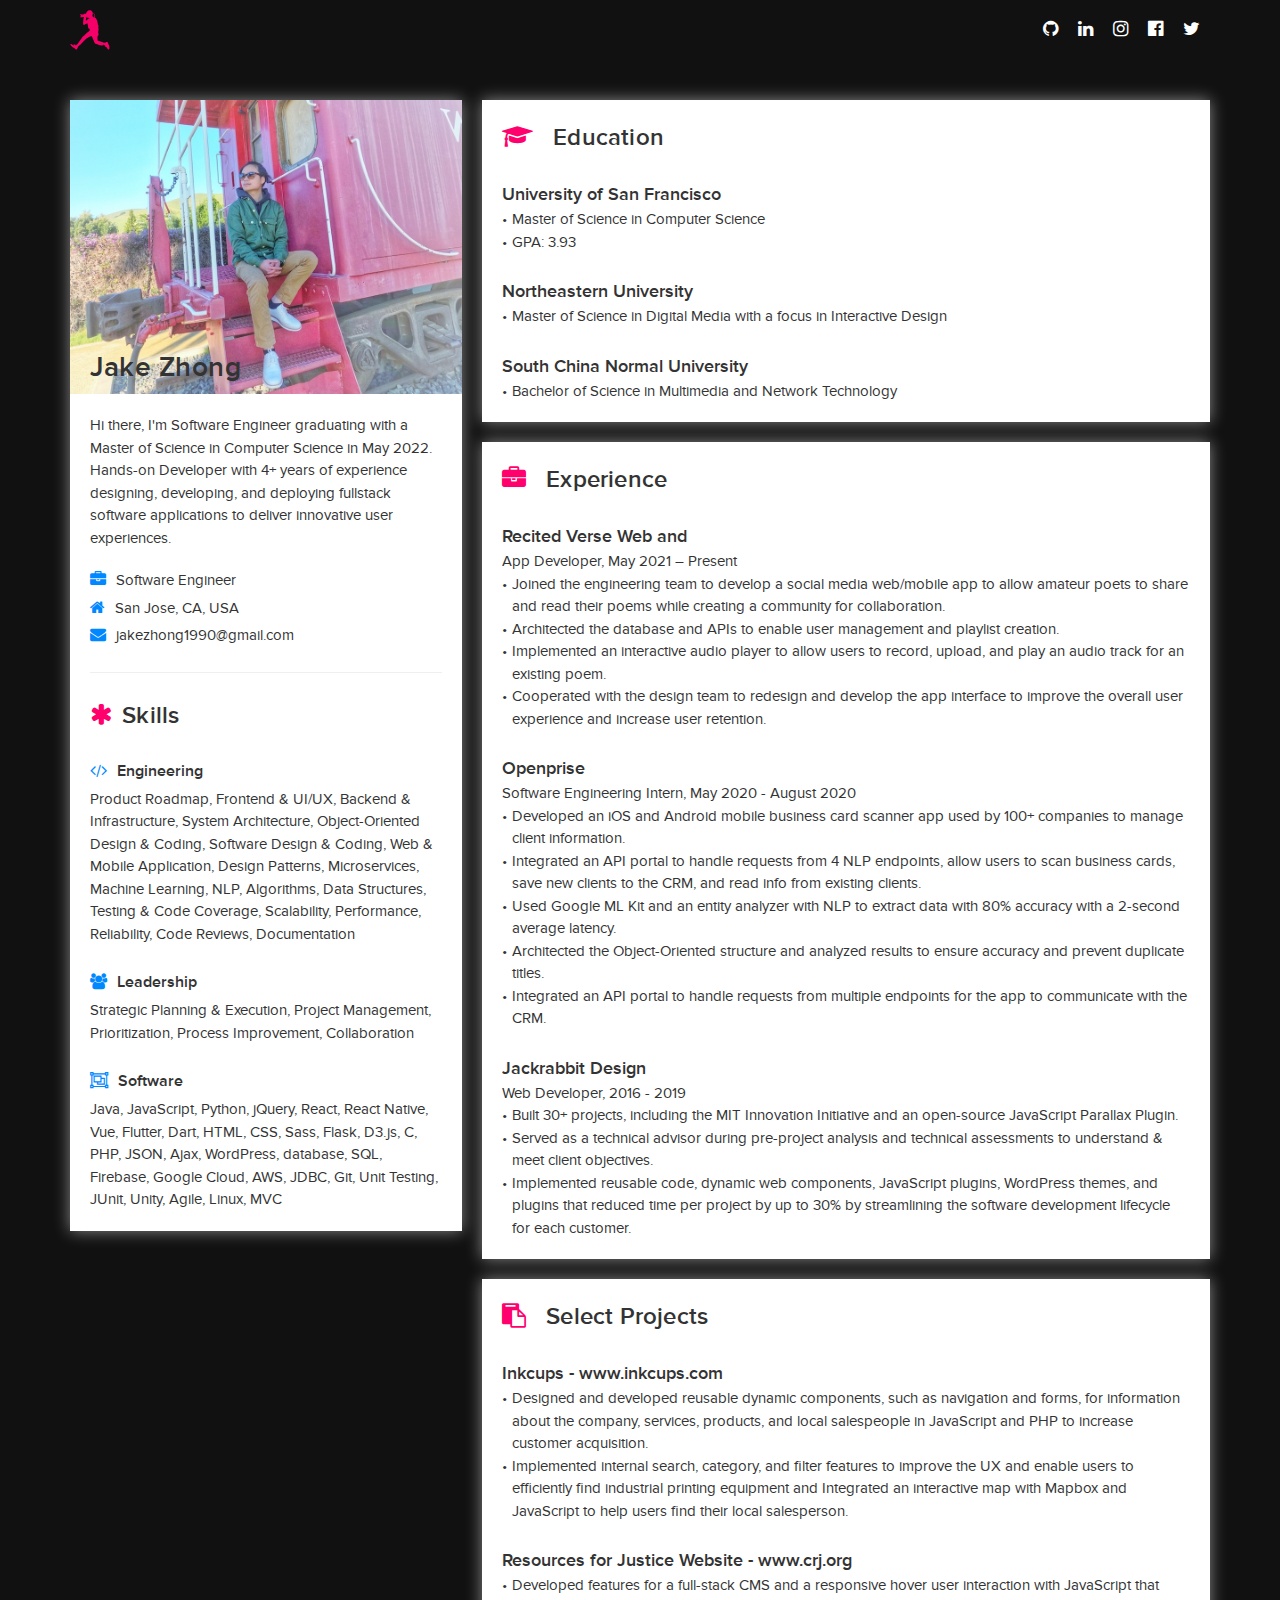
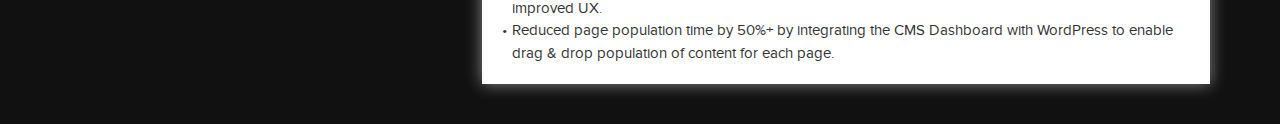
<file: index.html>
<!DOCTYPE html>
<html lang="en-US" prefix="og: http://ogp.me/ns#">
  <head>
    <meta charset="utf-8" />
    <meta name="MSSmartTagsPreventParsing" content="true" />
    <!--[if lte IE 9
      ]><meta http-equiv="X-UA-Compatible" content="IE=Edge"
    /><![endif]-->
    <meta
      name="viewport"
      content="width=device-width, initial-scale=1, maximum-scale=1, user-scalable=no"
    />
    <title>Jeke Zhong - Software Engineer</title>
    <link type="image/x-icon" rel="shortcut icon" href="./favicon.ico" />
    <link
      rel="apple-touch-icon"
      sizes="180x180"
      href="./apple-touch-icon.png"
    />
    <link
      rel="icon"
      type="image/png"
      sizes="32x32"
      href="./favicon-32x32.png"
    />
    <link
      rel="icon"
      type="image/png"
      sizes="16x16"
      href="./favicon-16x16.png"
    />
    <link rel="manifest" href="./site.webmanifest" />
    <meta name="msapplication-TileColor" content="#ff006c" />
    <meta name="theme-color" content="#111" />
    <link
      rel="stylesheet"
      href="https://cdnjs.cloudflare.com/ajax/libs/font-awesome/4.7.0/css/font-awesome.min.css"
    />
    <link
      type="text/css"
      rel="stylesheet"
      media="all"
      href="./ui/css/style.css"
    />
  </head>

  <body>
    <div class="site">
      <!-- Start header -->
      <header id="header">
        <nav class="wrap flex">
          <a href="https://www.jakezhong.com" target="_blank" class="logo">
            <img src="./assets/images/logo.svg" alt="logo" />
          </a>
          <ul class="flex">
            <li>
              <a href="https://github.com/jakezhong" target="_blank"
                ><i class="fa fa-github"></i
              ></a>
            </li>
            <li>
              <a href="https://www.linkedin.com/in/jake-zhong/" target="_blank"
                ><i class="fa fa-linkedin"></i
              ></a>
            </li>
            <li>
              <a href="https://www.instagram.com/jakezhong_" target="_blank"
                ><i class="fa fa-instagram"></i
              ></a>
            </li>
            <li>
              <a href="https://www.facebook.com/jksakura" target="_blank">
                <i class="fa fa-facebook-official"></i
              ></a>
            </li>
            <li>
              <a href="https://twitter.com/jakezhong_" target="_blank"
                ><i class="fa fa-twitter"></i
              ></a>
            </li>
          </ul>
        </nav>
      </header>
      <!-- End header -->
      <!-- Start main -->
      <main id="main">
        <div class="wrap">
          <!-- Start main-content -->
          <div class="main-content flex">
            <!-- Start content-side -->
            <aside class="content-side">
              <div class="card">
                <div class="profile-image">
                  <img src="./assets/images/profile.jpg" alt="profile image" />
                  <h1><strong>Jake Zhong</strong></h1>
                </div>
                <div class="card-body">
                  <!-- Start profile-bio -->
                  <section class="profile-bio">
                    <p>
                      Hi there, I'm Software Engineer graduating with a Master
                      of Science in Computer Science in May 2022. Hands-on
                      Developer with 4+ years of experience designing,
                      developing, and deploying fullstack software applications
                      to deliver innovative user experiences.
                    </p>
                    <ul class="top-space-md">
                      <li><i class="fa fa-briefcase"></i>Software Engineer</li>
                      <li><i class="fa fa-home"></i>San Jose, CA, USA</li>
                      <li>
                        <i class="fa fa-envelope"></i><a href="mailto:jakezhong1990@gmail.com">jakezhong1990@gmail.com</a>
                      </li>
                    </ul>
                  </section>
                  <!-- End profile-bio -->
                  <hr class="divider" />
                  <!-- Start profile-skills -->
                  <section class="profile-skills">
                    <h2 class="section-title">
                      <i class="fa fa-asterisk"></i><strong>Skills</strong>
                    </h2>
                    <div class="top-space">
                      <h3>
                        <i class="fa fa-code"></i><strong>Engineering</strong>
                      </h3>
                      <p>
                        Product Roadmap, Frontend & UI/UX, Backend &
                        Infrastructure, System Architecture, Object-Oriented
                        Design & Coding, Software Design & Coding, Web & Mobile
                        Application, Design Patterns, Microservices, Machine
                        Learning, NLP, Algorithms, Data Structures, Testing &
                        Code Coverage, Scalability, Performance, Reliability,
                        Code Reviews, Documentation
                      </p>
                    </div>
                    <div class="top-space">
                      <h3>
                        <i class="fa fa-users"></i><strong>Leadership</strong>
                      </h3>
                      <p>
                        Strategic Planning & Execution, Project Management,
                        Prioritization, Process Improvement, Collaboration
                      </p>
                    </div>
                    <div class="top-space">
                      <h3>
                        <i class="fa fa-object-group"></i
                        ><strong>Software</strong>
                      </h3>
                      <p>
                        Java, JavaScript, Python, jQuery, React, React Native,
                        Vue, Flutter, Dart, HTML, CSS, Sass, Flask, D3.js, C,
                        PHP, JSON, Ajax, WordPress, database, SQL, Firebase,
                        Google Cloud, AWS, JDBC, Git, Unit Testing, JUnit,
                        Unity, Agile, Linux, MVC
                      </p>
                    </div>
                  </section>
                  <!-- End profile-skills -->
                </div>
              </div>
            </aside>
            <!-- End content-side -->
            <!-- Start content-main -->
            <div class="content-main">
              <!-- Start profile-education -->
              <section class="profile-education">
                <div class="card">
                  <div class="card-body">
                    <h2 class="section-title">
                      <i class="fa fa-graduation-cap"></i
                      ><strong>Education</strong>
                    </h2>
                    <div class="top-space">
                      <h3><strong>University of San Francisco</strong></h3>
                      <ul>
                        <li>Master of Science in Computer Science</li>
                        <li>GPA: 3.93</li>
                      </ul>
                    </div>
                    <div class="top-space">
                      <h3><strong>Northeastern University</strong></h3>
                      <ul>
                        <li>
                          Master of Science in Digital Media with a focus in
                          Interactive Design
                        </li>
                      </ul>
                    </div>
                    <div class="top-space">
                      <h3><strong>South China Normal University</strong></h3>
                      <ul>
                        <li>
                          Bachelor of Science in Multimedia and Network
                          Technology
                        </li>
                      </ul>
                    </div>
                  </div>
                </div>
              </section>
              <!-- End profile-education -->
              <!-- Start profile-experience -->
              <section class="profile-experience">
                <div class="card">
                  <div class="card-body">
                    <h2 class="section-title">
                      <i class="fa fa-briefcase"></i><strong>Experience</strong>
                    </h2>
                    <div class="top-space">
                      <h3><strong>Recited Verse Web and</strong></h3>
                      <p>App Developer, May 2021 – Present</p>
                      <ul>
                        <li>
                          Joined the engineering team to develop a social media
                          web/mobile app to allow amateur poets to share and
                          read their poems while creating a community for
                          collaboration.
                        </li>
                        <li>
                          Architected the database and APIs to enable user
                          management and playlist creation.
                        </li>
                        <li>
                          Implemented an interactive audio player to allow users
                          to record, upload, and play an audio track for an
                          existing poem.
                        </li>
                        <li>
                          Cooperated with the design team to redesign and
                          develop the app interface to improve the overall user
                          experience and increase user retention.
                        </li>
                      </ul>
                    </div>
                    <div class="top-space">
                      <h3>
                        <strong>Openprise</strong>
                      </h3>
                      <p>Software Engineering Intern, May 2020 - August 2020</p>
                      <ul>
                        <li>
                          Developed an iOS and Android mobile business card
                          scanner app used by 100+ companies to manage client
                          information.
                        </li>
                        <li>
                          Integrated an API portal to handle requests from 4 NLP
                          endpoints, allow users to scan business cards, save
                          new clients to the CRM, and read info from existing
                          clients.
                        </li>
                        <li>
                          Used Google ML Kit and an entity analyzer with NLP to
                          extract data with 80% accuracy with a 2-second average
                          latency.
                        </li>
                        <li>
                          Architected the Object-Oriented structure and analyzed
                          results to ensure accuracy and prevent duplicate
                          titles.
                        </li>
                        <li>
                          Integrated an API portal to handle requests from
                          multiple endpoints for the app to communicate with the
                          CRM.
                        </li>
                      </ul>
                    </div>
                    <div class="top-space">
                      <h3>
                        <strong>Jackrabbit Design</strong>
                      </h3>
                      <p>Web Developer, 2016 - 2019</p>
                      <ul>
                        <li>
                          Built 30+ projects, including the MIT Innovation
                          Initiative and an open-source JavaScript Parallax
                          Plugin.
                        </li>
                        <li>
                          Served as a technical advisor during pre-project
                          analysis and technical assessments to understand &
                          meet client objectives.
                        </li>
                        <li>
                          Implemented reusable code, dynamic web components,
                          JavaScript plugins, WordPress themes, and plugins that
                          reduced time per project by up to 30% by streamlining
                          the software development lifecycle for each customer.
                        </li>
                      </ul>
                    </div>
                  </div>
                </div>
              </section>
              <!-- End profile-experience -->
              <!-- Start profile-projects -->
              <section class="profile-projects">
                <div class="card">
                  <div class="card-body">
                    <h2 class="section-title">
                      <i class="fa fa-clipboard"></i
                      ><strong>Select Projects</strong>
                    </h2>
                    <div class="top-space">
                      <h3>
                        <strong
                          >Inkcups -
                          <a href="https://www.inkcups.com" target="_blank"
                            >www.inkcups.com</a
                          ></strong
                        >
                      </h3>
                      <ul>
                        <li>
                          Designed and developed reusable dynamic components,
                          such as navigation and forms, for information about
                          the company, services, products, and local salespeople
                          in JavaScript and PHP to increase customer
                          acquisition.
                        </li>
                        <li>
                          Implemented internal search, category, and filter
                          features to improve the UX and enable users to
                          efficiently find industrial printing equipment and
                          Integrated an interactive map with Mapbox and
                          JavaScript to help users find their local salesperson.
                        </li>
                      </ul>
                    </div>
                    <div class="top-space">
                      <h3>
                        <strong
                          >Resources for Justice Website -
                          <a href="https://www.crj.org" target="_blank"
                            >www.crj.org</a
                          ></strong
                        >
                      </h3>
                      <ul>
                        <li>
                          Developed features for a full-stack CMS and a
                          responsive hover user interaction with JavaScript that
                          improved UX.
                        </li>
                        <li>
                          Reduced page population time by 50%+ by integrating
                          the CMS Dashboard with WordPress to enable drag & drop
                          population of content for each page.
                        </li>
                      </ul>
                    </div>
                  </div>
                </div>
              </section>
              <!-- End profile-projects -->
            </div>
            <!-- End content-main -->
          </div>
          <!-- End main-content -->
        </div>
      </main>
      <!-- End main -->
    </div>
  </body>
</html>
</file>
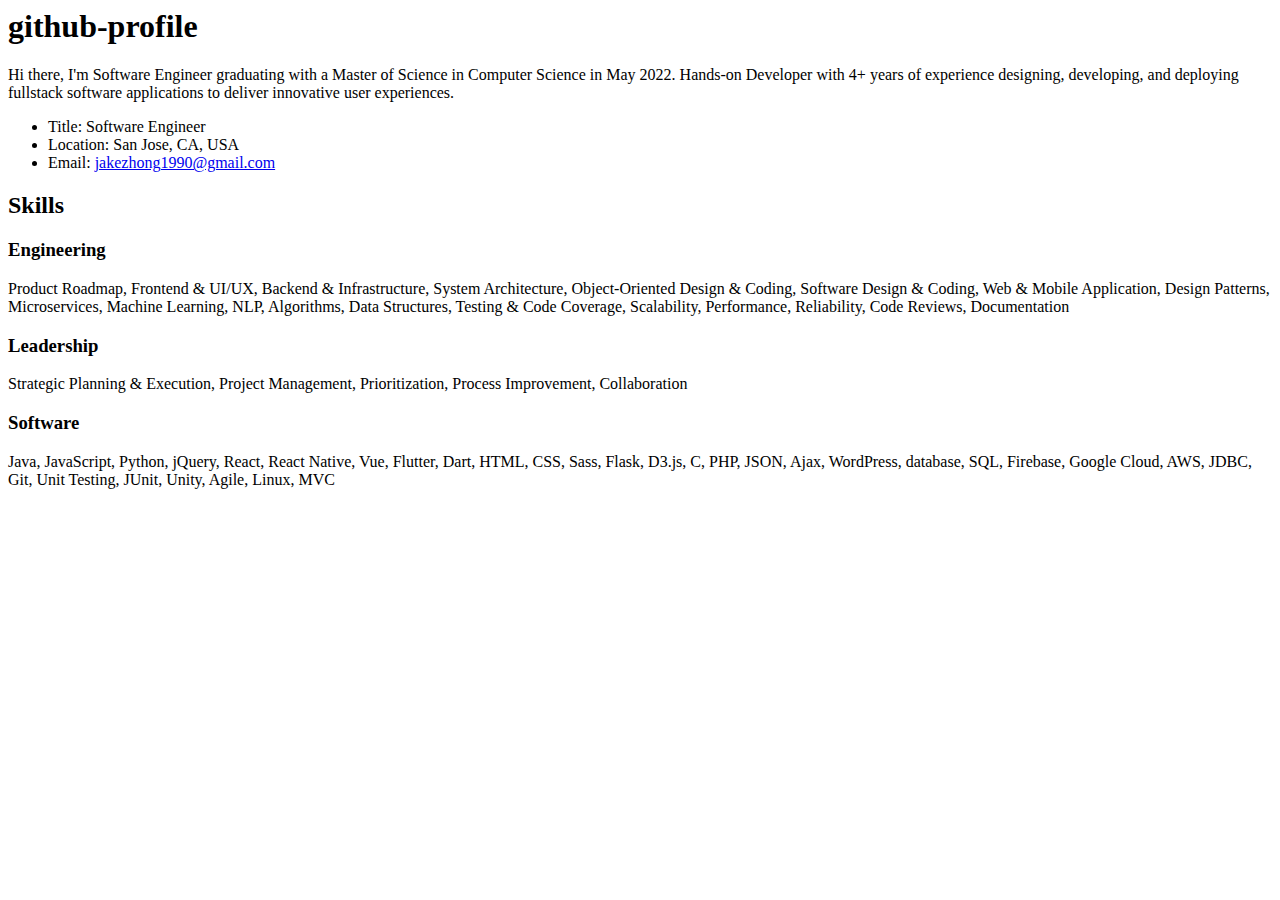
<file: README.html>
<html>
      <head>
        <meta charset="UTF-8">
        <title>README.md</title>
      </head>
      <body>
        <h1 id="github-profile">github-profile</h1>
<p>Hi there, I&#39;m Software Engineer graduating with a Master of Science in Computer Science in May 2022. Hands-on Developer with 4+ years of experience designing, developing, and deploying fullstack software applications to deliver innovative user experiences.</p>
<ul>
<li>Title: Software Engineer</li>
<li>Location: San Jose, CA, USA</li>
<li>Email: <a href="mailto:jakezhong1990@gmail.com">jakezhong1990@gmail.com</a></li>
</ul>
<h2 id="skills">Skills</h2>
<h3 id="engineering">Engineering</h3>
<p>Product Roadmap, Frontend &amp; UI/UX, Backend &amp; Infrastructure, System Architecture, Object-Oriented Design &amp; Coding, Software Design &amp; Coding, Web &amp; Mobile Application, Design Patterns, Microservices, Machine Learning, NLP, Algorithms, Data Structures, Testing &amp; Code Coverage, Scalability, Performance, Reliability, Code Reviews, Documentation</p>
<h3 id="leadership">Leadership</h3>
<p>Strategic Planning &amp; Execution, Project Management, Prioritization, Process Improvement, Collaboration</p>
<h3 id="software">Software</h3>
<p>Java, JavaScript, Python, jQuery, React, React Native, Vue, Flutter, Dart, HTML, CSS, Sass, Flask, D3.js, C, PHP, JSON, Ajax, WordPress, database, SQL, Firebase, Google Cloud, AWS, JDBC, Git, Unit Testing, JUnit, Unity, Agile, Linux, MVC</p>

      </body>
    </html>
</file>
<file: ui/css/style.css>
/* ========================================================================= */
/* !RESETS AND DEFAULTS */
/* ========================================================================= */
html, body, div, object, iframe, h1, h2, h3, h4, h5, h6, p, blockquote, pre, abbr, address, cite, code, del, dfn, img, ins, kbd, q, samp, var, hr, acronym, dl, dt, dd, ol, ul, li, pre, fieldset, form, label, legend, table, caption, tbody, tfoot, thead, tr, th, td, article, aside, canvas, details, figcaption, figure, footer, header, hgroup, menu, nav, section, summary, time, mark, audio, video { border: 0; outline: 0; font-style: normal; font-weight: 400; font-size: 100%; vertical-align: baseline; margin: 0; padding: 0; -webkit-text-size-adjust: 100%; }

em, strong, b, i, a, span, sub, sup, small { border: 0; outline: 0; font-size: 100%; vertical-align: baseline; margin: 0; padding: 0; }

/* a:focus { outline:0; } :focus, :active { outline:none; outline:0; } ::-moz-focus-inner { outline:none; } */
article, aside, details, figcaption, figure, footer, header, hgroup, menu, nav, section { display: block; }

li { list-style: none; }

a { text-decoration: none; }

blockquote:before, blockquote:after, q:before, q:after { content: ""; }

table { border-collapse: collapse; border-spacing: 0; }

hr { display: block; height: 1px; border-top: 1px solid #000; color: #000; }

input, select { vertical-align: middle; }

sub { vertical-align: sub; font-size: smaller; line-height: 0px; }

sup { vertical-align: super; font-size: smaller; line-height: 0px; }

input, button, textarea, select, label, img { display: inline-block; max-width: 100%; height: auto; }

input, button, textarea, select, optgroup, option { font-family: inherit; font-size: inherit; font-style: inherit; font-weight: inherit; }

input, button, textarea, select { -webkit-appearance: none; outline: 1px solid transparent; }

textarea { resize: none; overflow: auto; }

button, a span { cursor: pointer; }

button { border: 0; text-align: center; }

button::-moz-focus-inner { padding: 0; border: 0; }

table { table-layout: fixed; }

a[href^=tel] { color: inherit; }

select { -moz-appearance: none; -webkit-appearance: none; -ms-appearance: none; }

select:-moz-focusring { color: transparent; }

select::-ms-expand { display: none; }

/* != FONT SMOOTHING */
body, input, button, textarea { -webkit-font-smoothing: antialiased; -moz-osx-font-smoothing: grayscale; }

/* != ms-clear */
input[type=text]::-ms-clear { display: none; }

/* != BACKGROUND POSITION AND BOX SIZING */
*, *:before, *:after { -webkit-box-sizing: border-box; box-sizing: border-box; background-position: center; background-repeat: no-repeat; }

/* != .clearfix - CLEAR ELEMENTS */
.clear { clear: both; }

.clearfix { display: block; }

.clearfix:after { visibility: hidden; display: block; font-size: 0; content: " "; clear: both; height: 0; }

/* != .wordwrap - CONTINUE LONG URLS/WORDS ON NEXT LINE */
.wordwrap { white-space: pre; white-space: pre-wrap; white-space: pre-line; white-space: -pre-wrap; white-space: -o-pre-wrap; white-space: -moz-pre-wrap; word-wrap: break-word; }

/* != Proxima Nova ====================================== */
@font-face { font-family: 'ProximaNova'; src: url("../fonts/Proxima-Nova/ProximaNova-Thin-webfont.eot"); src: url("../fonts/Proxima-Nova/ProximaNova-Thin-webfont.eot?#iefix") format("embedded-opentype"), url("../fonts/Proxima-Nova/ProximaNova-Thin-webfont.woff") format("woff"), url("../fonts/Proxima-Nova/ProximaNova-Thin-webfont.ttf") format("truetype"), url("../fonts/Proxima-Nova/ProximaNova-Thin-webfont.svg#proxima_nova_ththin") format("svg"); font-weight: 200; font-style: normal; }

@font-face { font-family: 'ProximaNova'; src: url("../fonts/Proxima-Nova/ProximaNova-ThinIt-webfont.eot"); src: url("../fonts/Proxima-Nova/ProximaNova-ThinIt-webfont.eot?#iefix") format("embedded-opentype"), url("../fonts/Proxima-Nova/ProximaNova-ThinIt-webfont.woff") format("woff"), url("../fonts/Proxima-Nova/ProximaNova-ThinIt-webfont.ttf") format("truetype"), url("../fonts/Proxima-Nova/ProximaNova-ThinIt-webfont.svg#proxima_novathin_italic") format("svg"); font-weight: 200; font-style: italic; }

@font-face { font-family: 'ProximaNova'; src: url("../fonts/Proxima-Nova/ProximaNova-Light-webfont.eot"); src: url("../fonts/Proxima-Nova/ProximaNova-Light-webfont.eot?#iefix") format("embedded-opentype"), url("../fonts/Proxima-Nova/ProximaNova-Light-webfont.woff") format("woff"), url("../fonts/Proxima-Nova/ProximaNova-Light-webfont.ttf") format("truetype"), url("../fonts/Proxima-Nova/ProximaNova-Light-webfont.svg#proxima_nova_ltlight") format("svg"); font-weight: 300; font-style: normal; }

@font-face { font-family: 'ProximaNova'; src: url("../fonts/Proxima-Nova/ProximaNova-LightIt-webfont.eot"); src: url("../fonts/Proxima-Nova/ProximaNova-LightIt-webfont.eot?#iefix") format("embedded-opentype"), url("../fonts/Proxima-Nova/ProximaNova-LightIt-webfont.woff") format("woff"), url("../fonts/Proxima-Nova/ProximaNova-LightIt-webfont.ttf") format("truetype"), url("../fonts/Proxima-Nova/ProximaNova-LightIt-webfont.svg#proxima_novalight_italic") format("svg"); font-weight: 300; font-style: italic; }

@font-face { font-family: 'ProximaNova'; src: url("../fonts/Proxima-Nova/ProximaNova-Reg-webfont.eot"); src: url("../fonts/Proxima-Nova/ProximaNova-Reg-webfont.eot?#iefix") format("embedded-opentype"), url("../fonts/Proxima-Nova/ProximaNova-Reg-webfont.woff") format("woff"), url("../fonts/Proxima-Nova/ProximaNova-Reg-webfont.ttf") format("truetype"), url("../fonts/Proxima-Nova/ProximaNova-Reg-webfont.svg#proxima_nova_rgregular") format("svg"); font-weight: 400; font-style: normal; }

@font-face { font-family: 'ProximaNova'; src: url("../fonts/Proxima-Nova/ProximaNova-RegIt-webfont.eot"); src: url("../fonts/Proxima-Nova/ProximaNova-RegIt-webfont.eot?#iefix") format("embedded-opentype"), url("../fonts/Proxima-Nova/ProximaNova-RegIt-webfont.woff") format("woff"), url("../fonts/Proxima-Nova/ProximaNova-RegIt-webfont.ttf") format("truetype"), url("../fonts/Proxima-Nova/ProximaNova-RegIt-webfont.svg#proxima_novaregular_italic") format("svg"); font-weight: 400; font-style: italic; }

@font-face { font-family: 'ProximaNova'; src: url("../fonts/Proxima-Nova/ProximaNova-Sbold-webfont.eot"); src: url("../fonts/Proxima-Nova/ProximaNova-Sbold-webfont.eot?#iefix") format("embedded-opentype"), url("../fonts/Proxima-Nova/ProximaNova-Sbold-webfont.woff") format("woff"), url("../fonts/Proxima-Nova/ProximaNova-Sbold-webfont.ttf") format("truetype"), url("../fonts/Proxima-Nova/ProximaNova-Sbold-webfont.svg#proxima_nova_ltsemibold") format("svg"); font-weight: 500; font-style: normal; }

@font-face { font-family: 'ProximaNova'; src: url("../fonts/Proxima-Nova/ProximaNova-SboldIt-webfont.eot"); src: url("../fonts/Proxima-Nova/ProximaNova-SboldIt-webfont.eot?#iefix") format("embedded-opentype"), url("../fonts/Proxima-Nova/ProximaNova-SboldIt-webfont.woff") format("woff"), url("../fonts/Proxima-Nova/ProximaNova-SboldIt-webfont.ttf") format("truetype"), url("../fonts/Proxima-Nova/ProximaNova-SboldIt-webfont.svg#proxima_novasemibold_italic") format("svg"); font-weight: 500; font-style: italic; }

@font-face { font-family: 'ProximaNova'; src: url("../fonts/Proxima-Nova/ProximaNova-Bold-webfont.eot"); src: url("../fonts/Proxima-Nova/ProximaNova-Bold-webfont.eot?#iefix") format("embedded-opentype"), url("../fonts/Proxima-Nova/ProximaNova-Bold-webfont.woff") format("woff"), url("../fonts/Proxima-Nova/ProximaNova-Bold-webfont.ttf") format("truetype"), url("../fonts/Proxima-Nova/ProximaNova-Bold-webfont.svg#proxima_nova_rgbold") format("svg"); font-weight: 600; font-style: normal; }

@font-face { font-family: 'ProximaNova'; src: url("../fonts/Proxima-Nova/ProximaNova-BoldIt-webfont.eot"); src: url("../fonts/Proxima-Nova/ProximaNova-BoldIt-webfont.eot?#iefix") format("embedded-opentype"), url("../fonts/Proxima-Nova/ProximaNova-BoldIt-webfont.woff") format("woff"), url("../fonts/Proxima-Nova/ProximaNova-BoldIt-webfont.ttf") format("truetype"), url("../fonts/Proxima-Nova/ProximaNova-BoldIt-webfont.svg#proxima_novabold_italic") format("svg"); font-weight: 600; font-style: italic; }

@font-face { font-family: 'ProximaNova'; src: url("../fonts/Proxima-Nova/ProximaNova-Xbold-webfont.eot"); src: url("../fonts/Proxima-Nova/ProximaNova-Xbold-webfont.eot?#iefix") format("embedded-opentype"), url("../fonts/Proxima-Nova/ProximaNova-Xbold-webfont.woff") format("woff"), url("../fonts/Proxima-Nova/ProximaNova-Xbold-webfont.ttf") format("truetype"), url("../fonts/Proxima-Nova/ProximaNova-Xbold-webfont.svg#proxima_nova_thextrabold") format("svg"); font-weight: 700; font-style: normal; }

@font-face { font-family: 'ProximaNova'; src: url("../fonts/Proxima-Nova/ProximaNova-XboldIt-webfont.eot"); src: url("../fonts/Proxima-Nova/ProximaNova-XboldIt-webfont.eot?#iefix") format("embedded-opentype"), url("../fonts/Proxima-Nova/ProximaNova-XboldIt-webfont.woff") format("woff"), url("../fonts/Proxima-Nova/ProximaNova-XboldIt-webfont.ttf") format("truetype"), url("../fonts/Proxima-Nova/ProximaNova-XboldIt-webfont.svg#proxima_novaextrabold_italic") format("svg"); font-weight: 700; font-style: italic; }

@font-face { font-family: 'ProximaNova'; src: url("../fonts/Proxima-Nova/ProximaNova-Black-webfont.eot"); src: url("../fonts/Proxima-Nova/ProximaNova-Black-webfont.eot?#iefix") format("embedded-opentype"), url("../fonts/Proxima-Nova/ProximaNova-Black-webfont.woff") format("woff"), url("../fonts/Proxima-Nova/ProximaNova-Black-webfont.ttf") format("truetype"), url("../fonts/Proxima-Nova/ProximaNova-Black-webfont.svg#proxima_nova_blblack") format("svg"); font-weight: 800; font-style: normal; }

@font-face { font-family: 'ProximaNova'; src: url("../fonts/Proxima-Nova/ProximaNova-BlackIt-webfont.eot"); src: url("../fonts/Proxima-Nova/ProximaNova-BlackIt-webfont.eot?#iefix") format("embedded-opentype"), url("../fonts/Proxima-Nova/ProximaNova-BlackIt-webfont.woff") format("woff"), url("../fonts/Proxima-Nova/ProximaNova-BlackIt-webfont.ttf") format("truetype"), url("../fonts/Proxima-Nova/ProximaNova-BlackIt-webfont.svg#proxima_novablack_italic") format("svg"); font-weight: 800; font-style: italic; }

/* ========================================================================= */
/* !SASS VARIABLES & MIXINS */
/* ========================================================================= */
/* Add Vendor Stylesheets here */
/* ========================================================================= */
/* !STYLES */
/* ========================================================================= */
html, body { position: relative; font: 400 15px/1.5 "ProximaNova", Helvetica, Arial, sans-serif; background-color: #111; color: #fff; z-index: 0; }

/* != SELECTION STYLES (Leaving these blank will show no indication of text selection) ===== */
::-moz-selection { background: #ff006c; color: #fff; }
::selection { background: #ff006c; color: #fff; }

::-moz-selection { background: #ff006c; color: #fff; }

::-webkit-selection { background: #ff006c; color: #fff; }

/* != DEFAULT WORDPRESS STYLES = USE AS NEEDED = .wp-caption = .wp-caption-dd = .wpGallery = .shutter = .shutterset ==== */
.aligncenter { display: block; margin: 25px auto; }

.alignleft { float: left; margin: 0 25px 25px 0; }

.alignright { float: right; margin: 0 0 25px 25px; }

.alignnone { display: inline-block; }

/* != LAYOUT STYLES ===== */
h1 { font-size: 28px; letter-spacing: 0.5px; }

h2 { color: #333; font-size: 24px; letter-spacing: 0.2px; }

h2 i { margin-right: 20px; color: #ff006c; }

h3 { color: #333; font-size: 18px; }

h3 i { margin-right: 10px; color: #0089ff; }

a { color: #333; }

a:hover { color: #ff006c; }

strong { font-weight: 500; }

.content-main ul:not([class*="gf"]) > li { position: relative; padding-left: 10px; }

.content-main ul:not([class*="gf"]) > li:before { content: '\2022'; position: absolute; left: 0; }

.content-main ol { counter-reset: li; }

.content-main ol > li { position: relative; padding-left: 20px; }

.content-main ol > li:before { content: counter(li) ". "; counter-increment: li; position: absolute; right: calc(100% - 15px); }

.wrap { max-width: 1180px; width: 100%; margin: 0 auto; padding: 0 20px; }

.flex { display: -webkit-box; display: -ms-flexbox; display: flex; }

img { max-width: 100%; }

/* != PLACEHOLDER ATTRIBUTE STYLES = input or textarea - placeholder="whatever" ===== */
/* ::-webkit-input-placeholder { color: #aaa; } ::-moz-placeholder { color: #aaa; } */
input[type=submit], button { display: inline-block; cursor: pointer; }

.card { background-color: #fff; color: #333; -webkit-box-shadow: 0 0 15px rgba(255, 255, 255, 0.5); box-shadow: 0 0 15px rgba(255, 255, 255, 0.5); }

.card .card-body { padding: 20px; }

.main-content { -webkit-box-pack: justify; -ms-flex-pack: justify; justify-content: space-between; }

.main-content .content-main { width: 65%; margin-left: 20px; }

.main-content .content-side { width: 35%; }

@media screen and (max-width: 768px) { .main-content { display: block; }
  .main-content .content-main { width: 100%; margin-top: 20px; margin-left: 0; }
  .main-content .content-side { width: 100%; } }

.section-title { margin-bottom: 20px; }

.divider { margin-top: 25px; padding-top: 25px; border-top: 1px solid #efefef; }

.top-space { margin-top: 25px; }

.top-space-md { margin-top: 20px; }

.top-space-sm { margin-top: 15px; }

#header { height: 60px; }

#header .wrap { height: 100%; -webkit-box-pack: justify; -ms-flex-pack: justify; justify-content: space-between; -webkit-box-align: center; -ms-flex-align: center; align-items: center; }

#header .wrap .logo { display: block; width: 40px; height: 40px; }

#header nav ul li a { display: block; height: 60px; padding: 0 10px; line-height: 60px; font-size: 18px; color: #fff; }

#header nav ul li a:hover { color: #ff006c; }

#main { padding: 40px 0; }

@media screen and (max-width: 768px) { #main { padding: 20px 0; } }

.profile-image { position: relative; font-size: 0; }

.profile-image::before { content: ''; position: absolute; width: 100%; height: 100%; top: 0; left: 0; background-color: rgba(0, 0, 0, 0.4); background: -webkit-radial-gradient(circle, rgba(0, 0, 0, 0) 0%, rgba(255, 255, 255, 0.5) 100%); background: -o-radial-gradient(circle, rgba(0, 0, 0, 0) 0%, rgba(255, 255, 255, 0.5) 100%); background: radial-gradient(circle, rgba(0, 0, 0, 0) 0%, rgba(255, 255, 255, 0.5) 100%); }

.profile-image h1 { position: absolute; left: 20px; bottom: 5px; color: #333; }

.profile-bio ul li i { color: #0089ff; margin-right: 10px; font-size: 16px; }

.profile-bio ul li + li { margin-top: 5px; }

.profile-skills h2 i { margin-right: 10px; }

.profile-skills h3 { font-size: 16px; margin-bottom: 5px; }

.profile-experience { margin-top: 20px; }

.profile-projects { margin-top: 20px; }

/*# sourceMappingURL=style.css.map */
</file>
